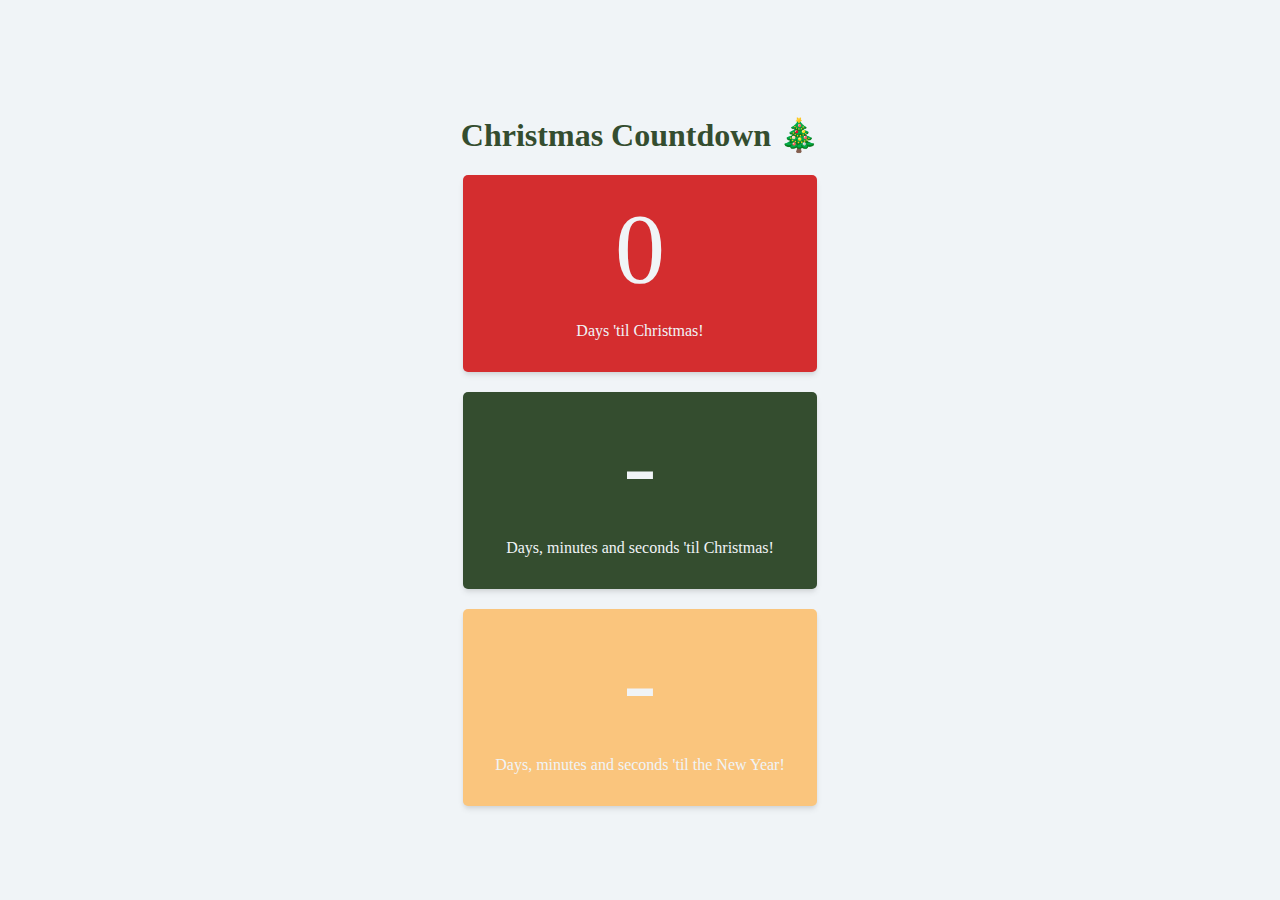
<file: 01-countdown-to-christmas/index.html>
<html>
    <head>
        <link rel="stylesheet" href="index.css">
    </head>
    <body>
        <h1>Christmas Countdown 🎄</h1>
        <div class="counters">
          <div class="container">
            <p id="countdown-display" class="countdown-display">-</p>
            <p class="countdown-text">Days 'til Christmas!</p>
          </div>

          <div class="container bg-green">
            <p id="countdown-display-full" class="countdown-display">-</p>
            <p class="countdown-text">Days, minutes and seconds 'til Christmas!</p>
          </div>

          <div class="container bg-gold">
            <p id="countdown-display-new-year" class="countdown-display">-</p>
            <p class="countdown-text">Days, minutes and seconds 'til the New Year!</p>
          </div>
        </div>
        
        <script src="index.js"></script>
    </body>
</html>
</file>
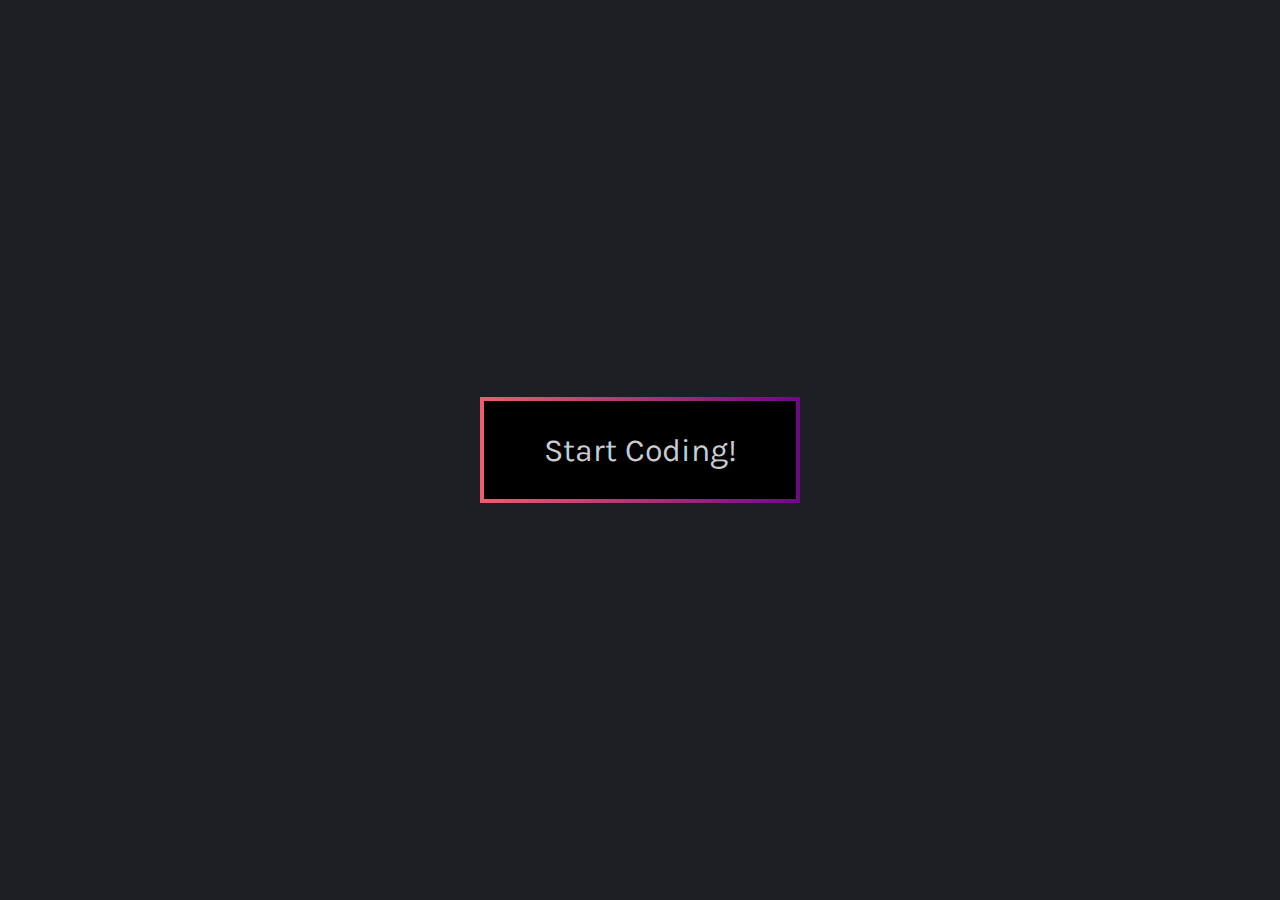
<file: 02-style-a-colorful-button/index.html>
<!DOCTYPE html>
<html>
  <head>
    <title></title>
    <link rel="stylesheet" href="index.css" />
    <link rel="preconnect" href="https://fonts.googleapis.com" />
    <link rel="preconnect" href="https://fonts.gstatic.com" crossorigin />
    <link
      href="https://fonts.googleapis.com/css2?family=Karla:ital,wght@0,400;0,800;1,200&display=swap"
      rel="stylesheet"
    />
    <link rel="stylesheet" href="index.css" />
  </head>
  <body>
    <div class="container">
      <div class="button-border">
        <button type="button" class="button">Start Coding!</button>
      </div>
    </div>
  </body>
</html>
</file>
<file: 01-countdown-to-christmas/index.css>
:root {
  --wine-red: #C7375F;
  --bright-red: #D42D2F;
  --dark-green: #344D2F;
  --light-green: #77A047;
  --gold: #FAC57D;
  --snow: #F0F4F7;
}

html, body {
    margin: 0;
    padding: 0;
}

body {
    display: flex;
    flex-direction: column;
    justify-content: center;
    align-items: center;
    height: 100vh;
    text-align: center;
    color: var(--dark-green);
    background-color: var(--snow);
}

.container {
    display: flex;
    flex-direction: column;
    background: var(--bright-red);
    color: var(--snow);
    padding: 1em 2em;
    border-radius: 5px;
    box-shadow: rgba(0, 0, 0, 0.1) 0px 4px 6px -1px, rgba(0, 0, 0, 0.06) 0px 2px 4px -1px;
}

.counters {
    display: flex;
    flex-direction: column;
    gap: 20px;
}

.countdown-display {
    font-size: 100px;
    margin: 0;
}

.bg-gold {
    background: var(--gold);
}

.bg-green {
    background: var(--dark-green);
}
</file>
<file: 02-style-a-colorful-button/index.css>
html, body {
  margin: 0;
  padding: 0;
}

:root {
  --font-family: 'Karla', sans-serif;
  --body-bg: #1E1F25;
  --btn-bg: #000;
  --btn-color: #cbcbcb;
  --btn-color-hover: #fff;
  --grad-color1: #eeaf61;
  --grad-color2: #fb9062;
  --grad-color3: #ee5d6c;
  --grad-color4: #ce4993;
  --grad-color5: #6a0d83;
}

.container {
  display: grid;
  place-items: center;
  min-height: 100vh;
  background: var(--body-bg);
}

.button {
  font-family: var(--font-family);
  font-size: 32px;
  color: var(--btn-color);
  background: var(--btn-bg);
  width: 10em;
  height: 3.3em;

  border: 4px solid;
  
  border-image-slice: 1;
  border-image-source: linear-gradient(to right, var(--grad-color3), var(--grad-color5));
}

.button:hover {
  border: 5px solid; 
  border-image-slice: 1;
  color: var(--btn-color-hover);
  border-image-source: linear-gradient(to right, var(--grad-color5), var(--grad-color3));
}
</file>
